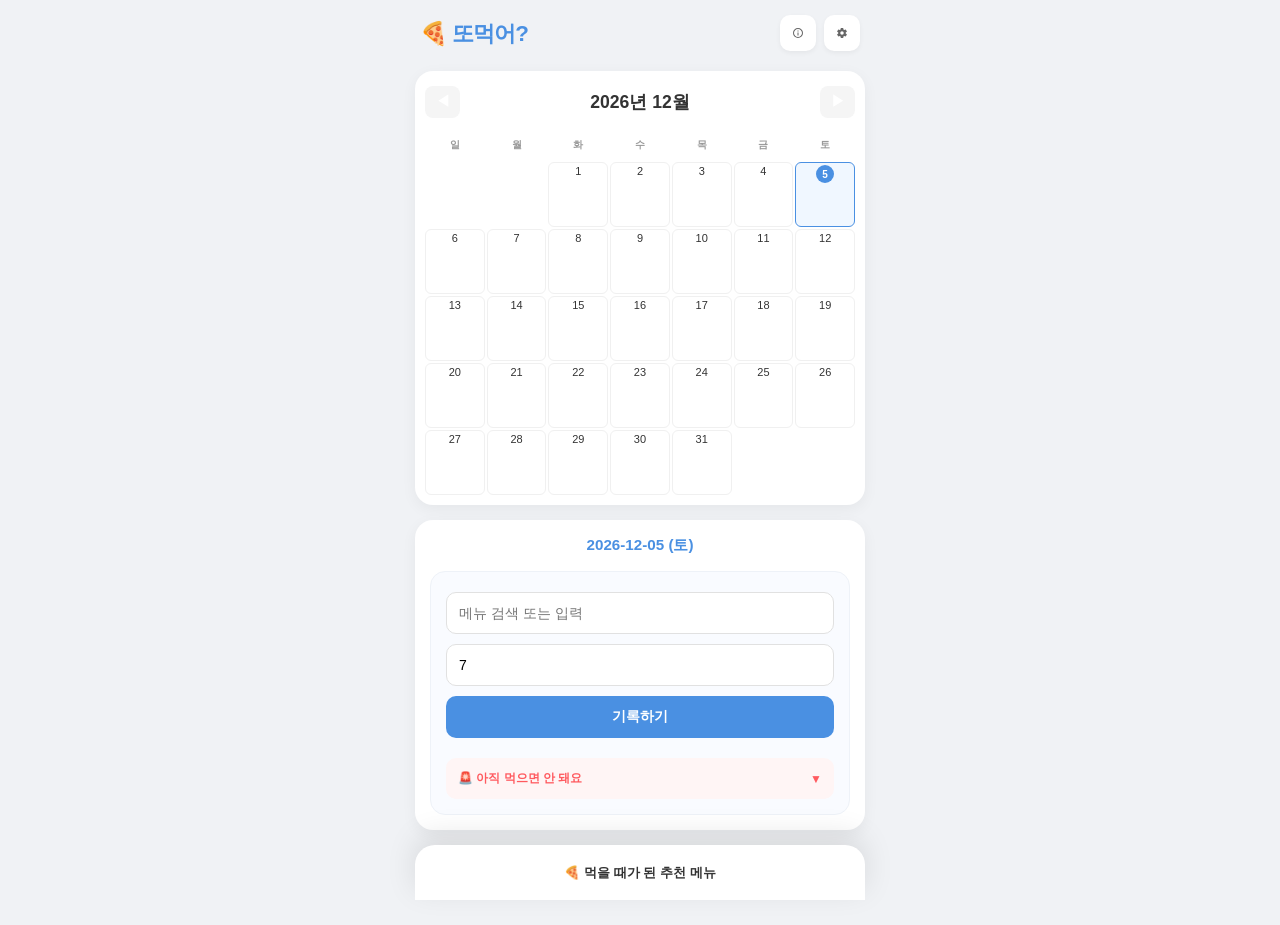
<file: notyet/index.html>
<!DOCTYPE html>
<html lang="ko">
<head>
    <meta charset="UTF-8">
    <meta name="viewport" content="width=device-width, initial-scale=1.0, maximum-scale=1.0, user-scalable=no">
    <title>또먹어?</title>
    <style>
        :root {
            --primary: #4A90E2; --primary-light: #E1F0FF; --danger: #FF5A5F; --success: #47C9A2; 
            --bg: #F0F2F5; --card: #FFFFFF; --text: #333; --text-light: #999;
        }
        * { box-sizing: border-box; -webkit-tap-highlight-color: transparent; }
        body { font-family: -apple-system, BlinkMacSystemFont, "Segoe UI", Roboto, sans-serif; background: var(--bg); margin: 0; padding: 10px; display: flex; flex-direction: column; align-items: center; padding-bottom: 80px; color: var(--text); overflow-x: hidden; width: 100%; }
        
        .container { width: 100%; max-width: 450px; }
        
        /* 헤더 */
        .app-header { display: flex; justify-content: space-between; align-items: center; width: 100%; margin-bottom: 15px; padding: 0 5px; }
        .app-title { font-size: 1.4rem; font-weight: 900; color: var(--primary); margin: 0; letter-spacing: -1px; }
        .header-controls { display: flex; align-items: center; gap: 8px; }
        .icon-btn { background: var(--card); border: none; width: 36px; height: 36px; border-radius: 10px; cursor: pointer; display: flex; align-items: center; justify-content: center; box-shadow: 0 2px 5px rgba(0,0,0,0.05); fill: #666; }

        /* 캘린더 */
        .calendar-card { background: var(--card); border-radius: 18px; padding: 10px; box-shadow: 0 4px 15px rgba(0,0,0,0.05); margin-bottom: 15px; width: 100%; }
        .cal-header { display: grid; grid-template-columns: 35px 1fr 35px; align-items: center; margin-bottom: 15px; }
        .month-title { font-weight: 800; font-size: 1.1rem; text-align: center; }
        .nav-btn { cursor: pointer; border: none; background: #f5f5f5; border-radius: 8px; height: 32px; display: flex; align-items: center; justify-content: center; fill: #666; }
        .cal-grid { display: grid; grid-template-columns: repeat(7, minmax(0, 1fr)); gap: 2px; width: 100%; }
        .day-header { text-align: center; font-size: 10px; color: var(--text-light); padding-bottom: 8px; font-weight: bold; }
        .day { min-height: 65px; background: #fff; border: 1px solid #f0f0f0; padding: 2px; font-size: 11px; cursor: pointer; border-radius: 6px; display: flex; flex-direction: column; align-items: center; overflow: hidden; }
        .day.today span:first-child { width: 18px; height: 18px; background: var(--primary); color: white; border-radius: 50%; display: flex; align-items: center; justify-content: center; font-size: 10px; font-weight: bold; }
        .day.selected { background: #f0f7ff; border: 1.5px solid var(--primary); }
        .meal-tag { width: 100%; font-size: 8.5px; color: white; padding: 2px 1px; border-radius: 3px; margin-top: 2px; overflow: hidden; text-overflow: ellipsis; white-space: nowrap; text-align: center; }
        .tag-safe { background: var(--success); }
        .tag-warning { background: var(--danger); }

        /* 입력 폼 */
        .info-card { background: var(--card); border-radius: 18px; padding: 15px; box-shadow: 0 4px 15px rgba(0,0,0,0.05); margin-bottom: 15px; width: 100%; }
        .input-box { background: #f9fbff; border: 1px solid #eef2f8; border-radius: 15px; padding: 15px; position: relative; }
        input, button { width: 100%; padding: 12px; margin: 5px 0; border: 1px solid #e1e1e1; border-radius: 10px; font-size: 14px; outline: none; }
        button { background: var(--primary); color: white; border: none; font-weight: bold; cursor: pointer; }
        
        #searchResults { 
            display: none; position: absolute; left: 15px; right: 15px; top: 70px; 
            background: white; border: 1px solid #ddd; z-index: 100; border-radius: 12px; 
            box-shadow: 0 10px 25px rgba(0,0,0,0.15); max-height: 200px; overflow-y: auto;
        }
        .search-item { display: flex; justify-content: space-between; align-items: center; padding: 12px 15px; border-bottom: 1px solid #f5f5f5; cursor: pointer; font-size: 13px; }
        .status-badge { font-size: 10px; padding: 2px 6px; border-radius: 4px; font-weight: bold; }
        .status-ok { color: var(--success); background: #e8f9f4; }
        .status-wait { color: var(--danger); background: #fff0f0; }

        /* 아코디언 */
        .accordion-header { display: flex; justify-content: space-between; align-items: center; cursor: pointer; padding: 12px; background: #fff5f5; border-radius: 10px; margin-top: 15px; font-size: 12px; font-weight: bold; color: var(--danger); }
        .accordion-content { display: none; background: #fff; border: 1px solid #ffebeb; padding: 5px 12px; border-radius: 0 0 10px 10px; margin-top: -5px; }
        .accordion-content.show { display: block; }
        .wait-item { display: flex; justify-content: space-between; font-size: 12px; padding: 10px 0; border-bottom: 1px solid #fef2f2; }

        /* 설정 드롭다운 */
        .settings-menu { position: relative; }
        .dropdown-content { position: absolute; right: 0; top: 45px; background: white; border-radius: 12px; box-shadow: 0 10px 25px rgba(0,0,0,0.1); display: none; z-index: 200; width: 160px; border: 1px solid #eee; overflow: hidden; }
        .dropdown-content.show { display: block; }
        .dropdown-item { padding: 12px 15px; font-size: 13px; cursor: pointer; border-bottom: 1px solid #f5f5f5; display: flex; align-items: center; gap: 8px; color: #555; }

        /* 모달 */
        .modal-overlay { position: fixed; top:0; left:0; width:100%; height:100%; background: rgba(0,0,0,0.4); display: none; justify-content: center; align-items: center; z-index: 1000; backdrop-filter: blur(2px); padding: 20px; }
        .modal-content { background: white; padding: 25px; border-radius: 20px; width: 100%; max-width: 320px; }
        
        .drawer { position: fixed; bottom: 0; left: 50%; transform: translateX(-50%); width: 100%; max-width: 450px; background: white; border-radius: 20px 20px 0 0; box-shadow: 0 -10px 30px rgba(0,0,0,0.1); height: 55px; z-index: 100; transition: height 0.3s; }
        .drawer.open { height: 350px; }
        .drawer-handle { height: 55px; display: flex; justify-content: center; align-items: center; cursor: pointer; font-size: 13px; font-weight: bold; gap: 8px; }
        .history-item { display: flex; justify-content: space-between; align-items: center; padding: 10px; background: #f8f9fa; border-radius: 10px; margin-bottom: 8px; font-size: 13px; }
        .btn-small { width: auto; padding: 6px 10px; font-size: 11px; margin: 0; border-radius: 6px; }
    </style>
</head>
<body>

<div class="container">
    <div class="app-header">
        <h1 class="app-title">🍕 또먹어?</h1>
        <div class="header-controls">
            <button class="icon-btn" onclick="openAboutModal()"><svg viewBox="0 0 24 24" width="18" height="18"><path d="M11,9H13V7H11M12,20C7.59,20 4,16.41 4,12C4,7.59 7.59,4 12,4C16.41,4 20,7.59 20,12C20,16.41 16.41,20 12,20M12,2A10,10 0 0,0 2,12A10,10 0 0,0 12,22A10,10 0 0,0 22,12A10,10 0 0,0 12,2M11,17H13V11H11V17Z"/></svg></button>
            <div class="settings-menu">
                <button class="icon-btn" onclick="toggleDropdown()"><svg viewBox="0 0 24 24" width="18" height="18"><path d="M12,15.5A3.5,3.5 0 0,1 8.5,12A3.5,3.5 0 0,1 12,8.5A3.5,3.5 0 0,1 15.5,12A3.5,3.5 0 0,1 12,15.5M19.43,12.97C19.47,12.65 19.5,12.33 19.5,12C19.5,11.67 19.47,11.34 19.43,11L21.54,9.37C21.73,9.22 21.78,8.95 21.66,8.73L19.66,5.27C19.54,5.05 19.27,4.97 19.05,5.05L16.56,6.05C16.04,5.66 15.5,5.32 14.87,5.07L14.5,2.42C14.46,2.18 14.25,2 14,2H10C9.75,2 9.54,2.18 9.5,2.42L9.13,5.07C8.5,5.32 7.96,5.66 7.44,6.05L4.95,5.05C4.73,4.97 4.46,5.05 4.34,5.27L2.34,8.73C2.21,8.95 2.27,9.22 2.46,9.37L4.57,11C4.53,11.34 4.5,11.67 4.5,12C4.5,12.33 4.53,12.65 4.57,13L2.46,14.63C2.27,14.78 2.21,15.05 2.34,15.27L4.34,18.73C4.46,18.95 4.73,19.03 4.95,18.95L7.44,17.95C7.96,18.34 8.5,18.68 9.13,18.93L9.5,21.58C9.54,21.82 9.75,22 10,22H14C14.25,22 14.46,21.82 14.5,21.58L14.87,18.93C15.5,18.68 16.04,18.34 16.56,17.95L19.05,18.95C19.27,19.03 19.54,18.95 19.66,18.73L21.66,15.27C21.78,15.05 21.73,14.78 21.54,14.63L19.43,12.97Z"/></svg></button>
                <div id="settingsDropdown" class="dropdown-content">
                    <div class="dropdown-item" onclick="downloadBackup()">📥 데이터 백업</div>
                    <div class="dropdown-item" onclick="triggerUpload()">📤 데이터 복구</div>
                    <div class="dropdown-item" onclick="resetData()" style="color:var(--danger)">🗑️ 전체 초기화</div>
                </div>
            </div>
        </div>
    </div>

    <input type="file" id="fileInput" style="display:none" accept=".txt" onchange="uploadBackup(event)">

    <div class="calendar-card">
        <div class="cal-header">
            <button class="nav-btn" onclick="changeMonth(-1)">◀</button>
            <div class="month-title" id="monthDisplay"></div>
            <button class="nav-btn" onclick="changeMonth(1)">▶</button>
        </div>
        <div class="cal-grid" id="calendarGrid"></div>
    </div>

    <div class="info-card">
        <h2 id="selectedDateText" style="margin: 0 0 15px 0; font-size: 0.95rem; text-align: center; color: var(--primary);">날짜를 선택하세요</h2>
        <div id="historySection" style="display:none; margin-bottom: 15px;"><div id="mealList"></div></div>
        
        <div class="input-box">
            <input type="text" id="menuInput" placeholder="메뉴 검색 또는 입력" oninput="searchMenu(this.value)" autocomplete="off">
            <div id="searchResults"></div>
            <input type="number" id="coolDownInput" placeholder="쿨타임 (일)" value="7">
            <button onclick="recordMeal()">기록하기</button>
            
            <div class="accordion-header" onclick="toggleAccordion()">
                <span>🚨 아직 먹으면 안 돼요</span>
                <span id="accordionArrow">▼</span>
            </div>
            <div id="waitingList" class="accordion-content"></div>
        </div>
    </div>
</div>

<div id="aboutModal" class="modal-overlay">
    <div class="modal-content">
        <h2 style="margin:0 0 15px 0; color:var(--primary); text-align: center;">🍕 또먹어?</h2>
        <div style="font-size:13px; line-height:1.6; color:#555;">
            <p><strong>'또먹어?'</strong>는 반복되는 식사 메뉴에 질리지 않도록 메뉴별 쿨타임을 관리해주는 개인 비서입니다.</p>
            <p>메뉴를 기록하면 다음 섭취 가능일을 자동으로 계산하며, 검색 시 현재 먹어도 되는 상태인지 즉시 알려줍니다.</p>
            <p>모든 데이터는 서버가 아닌 사용자의 <strong>기기에만 저장</strong>되어 사생활을 보호하며, 언제든 백업과 복구가 가능합니다.</p>
        </div>
        <button onclick="closeAboutModal()" style="margin-top:15px;">시작하기</button>
    </div>
</div>

<div id="editModal" class="modal-overlay">
    <div class="modal-content">
        <h3 style="margin:0 0 15px 0; font-size: 1rem;">🍴 기록 수정</h3>
        <p id="editTargetDate" style="font-size: 11px; color: #888; margin-bottom: 10px;"></p>
        <input type="text" id="editMenuName" placeholder="메뉴 이름">
        <input type="number" id="editCoolDown" placeholder="쿨타임">
        <div style="display:flex; gap:10px; margin-top:15px;">
            <button onclick="closeEditModal()" style="background:#eee; color:#333;">취소</button>
            <button onclick="saveEdit()">저장</button>
        </div>
    </div>
</div>

<div class="drawer" id="recommendDrawer">
    <div class="drawer-handle" onclick="toggleDrawer()">🍕 먹을 때가 된 추천 메뉴</div>
    <div class="drawer-content" id="recommendList"></div>
</div>

<script>
    let currentData = JSON.parse(localStorage.getItem('mealData')) || [];
    let coolDownSettings = JSON.parse(localStorage.getItem('coolDownSettings')) || {};
    let viewDate = new Date(); 
    let todayStr = new Date().toISOString().split('T')[0];
    let selectedDate = todayStr;
    let editingItem = null;

    // 요일 배열
    const weekDays = ['일', '월', '화', '수', '목', '금', '토'];

    // 날짜 문자열에 요일을 추가하는 헬퍼 함수
    function formatWithDay(dateStr) {
        if (!dateStr) return "";
        const d = new Date(dateStr);
        return `${dateStr} (${weekDays[d.getDay()]})`;
    }

    function init() { renderCalendar(); renderRecommendations(); selectDate(selectedDate); }
    function toggleDropdown() { document.getElementById('settingsDropdown').classList.toggle('show'); }
    function openAboutModal() { document.getElementById('aboutModal').style.display = 'flex'; }
    function closeAboutModal() { document.getElementById('aboutModal').style.display = 'none'; }
    
    function toggleAccordion() {
        const content = document.getElementById('waitingList');
        const arrow = document.getElementById('accordionArrow');
        content.classList.toggle('show');
        arrow.innerText = content.classList.contains('show') ? '▲' : '▼';
    }

    function getRemainingDays(menu, baseDateStr) {
        const last = currentData.filter(d => d.menu === menu && d.date < baseDateStr).sort((a,b) => new Date(b.date) - new Date(a.date))[0];
        if (!last) return 0;
        const avail = new Date(last.date); avail.setDate(avail.getDate() + (coolDownSettings[menu] || 7));
        const diff = Math.ceil((avail - new Date(baseDateStr)) / (1000 * 60 * 60 * 24));
        return diff > 0 ? diff : 0;
    }

    function renderCalendar() {
        const year = viewDate.getFullYear(), month = viewDate.getMonth();
        document.getElementById('monthDisplay').innerText = `${year}년 ${month + 1}월`;
        const grid = document.getElementById('calendarGrid'); grid.innerHTML = '';
        weekDays.forEach(d => { const h = document.createElement('div'); h.className='day-header'; h.innerText=d; grid.appendChild(h); });
        const firstDay = new Date(year, month, 1).getDay(), daysInMonth = new Date(year, month + 1, 0).getDate();
        for (let i = 0; i < firstDay; i++) grid.appendChild(document.createElement('div'));
        for (let i = 1; i <= daysInMonth; i++) {
            const dateStr = `${year}-${String(month+1).padStart(2,'0')}-${String(i).padStart(2,'0')}`;
            const dayDiv = document.createElement('div'); dayDiv.className = 'day';
            if (dateStr === selectedDate) dayDiv.classList.add('selected');
            if (dateStr === todayStr) dayDiv.classList.add('today');
            dayDiv.innerHTML = `<span>${i}</span>`;
            dayDiv.onclick = () => selectDate(dateStr);
            currentData.filter(d => d.date === dateStr).forEach(m => {
                const tag = document.createElement('div');
                const rem = getRemainingDays(m.menu, dateStr);
                tag.className = `meal-tag ${rem <= 0 ? 'tag-safe' : 'tag-warning'}`;
                tag.innerText = m.menu; dayDiv.appendChild(tag);
            });
            grid.appendChild(dayDiv);
        }
    }

    function selectDate(date) {
        selectedDate = date;
        document.getElementById('selectedDateText').innerText = formatWithDay(date);
        const dayMeals = currentData.filter(d => d.date === date);
        const section = document.getElementById('historySection');
        if (dayMeals.length > 0) {
            section.style.display = 'block';
            document.getElementById('mealList').innerHTML = dayMeals.map(m => `
                <div class="history-item">
                    <span><strong>${m.menu}</strong> (${coolDownSettings[m.menu] || 7}일)</span>
                    <div>
                        <button class="btn-small" style="background:var(--success); color:white; border:none;" onclick="openEditModal('${m.menu}', '${date}')">수정</button>
                        <button class="btn-small" style="background:#ccc; color:white; border:none;" onclick="deleteMeal('${date}', '${m.menu}')">삭제</button>
                    </div>
                </div>`).join('');
        } else section.style.display = 'none';
        
        renderWaitingList(date);
        renderCalendar();
    }

    function renderWaitingList(baseDate) {
        const box = document.getElementById('waitingList');
        const uniqueMenus = [...new Set(currentData.map(d => d.menu))];
        const items = uniqueMenus.map(menu => {
            const rem = getRemainingDays(menu, baseDate);
            return rem > 0 ? { menu, rem } : null;
        }).filter(x => x).sort((a,b) => a.rem - b.rem);

        box.innerHTML = items.length ? items.map(i => `
            <div class="wait-item">
                <span>${i.menu}</span>
                <span style="color:var(--danger); font-weight:bold;">${i.rem}일 남음</span>
            </div>
        `).join('') : '<div style="font-size:11px; color:#999; padding:10px; text-align:center;">모두 가능합니다!</div>';
    }

    function searchMenu(val) {
        const res = document.getElementById('searchResults');
        if (!val) { res.style.display = 'none'; return; }
        const uniqueMenus = [...new Set(currentData.map(d => d.menu))];
        const list = uniqueMenus.filter(m => m.includes(val));
        if (list.length > 0) {
            res.innerHTML = list.map(menu => {
                const rem = getRemainingDays(menu, selectedDate);
                const isOk = rem <= 0;
                return `
                    <div class="search-item" onclick="applySearch('${menu}', ${coolDownSettings[menu] || 7})">
                        <span>${menu}</span>
                        <span class="status-badge ${isOk ? 'status-ok' : 'status-wait'}">
                            ${isOk ? '✅ 가능' : '🚨 ' + rem + '일 남음'}
                        </span>
                    </div>`;
            }).join('');
            res.style.display = 'block';
        } else res.style.display = 'none';
    }

    function applySearch(m, c) {
        document.getElementById('menuInput').value = m;
        document.getElementById('coolDownInput').value = c;
        document.getElementById('searchResults').style.display = 'none';
    }

    function recordMeal() {
        const menu = document.getElementById('menuInput').value.trim();
        const cd = parseInt(document.getElementById('coolDownInput').value);
        if (!menu) return;
        currentData.push({ menu, date: selectedDate });
        coolDownSettings[menu] = cd;
        saveData(); selectDate(selectedDate); renderRecommendations();
        document.getElementById('menuInput').value = '';
    }

    function changeMonth(d) { viewDate.setMonth(viewDate.getMonth() + d); renderCalendar(); }
    function saveData() { localStorage.setItem('mealData', JSON.stringify(currentData)); localStorage.setItem('coolDownSettings', JSON.stringify(coolDownSettings)); }
    function toggleDrawer() { document.getElementById('recommendDrawer').classList.toggle('open'); }
    
    function openEditModal(menu, date) { 
        editingItem = { menu, date }; 
        document.getElementById('editTargetDate').innerText = formatWithDay(date);
        document.getElementById('editMenuName').value = menu; 
        document.getElementById('editCoolDown').value = coolDownSettings[menu] || 7; 
        document.getElementById('editModal').style.display = 'flex'; 
    }
    function closeEditModal() { document.getElementById('editModal').style.display = 'none'; }
    function saveEdit() {
        const nm = document.getElementById('editMenuName').value.trim(), nc = parseInt(document.getElementById('editCoolDown').value);
        currentData = currentData.map(d => (d.date === editingItem.date && d.menu === editingItem.menu) ? { ...d, menu: nm } : d);
        coolDownSettings[nm] = nc; saveData(); closeEditModal(); selectDate(selectedDate); renderRecommendations();
    }
    function deleteMeal(date, menu) { if(confirm("삭제하시겠습니까?")) { currentData = currentData.filter(d => !(d.date === date && d.menu === menu)); saveData(); selectDate(date); renderRecommendations(); } }
    
    function renderRecommendations() {
        const last = {}; currentData.forEach(d => { if (!last[d.menu] || new Date(d.date) > new Date(last[d.menu])) last[d.menu] = d.date; });
        const sugg = Object.keys(last).map(m => { 
            const d = new Date(last[m]); 
            d.setDate(d.getDate() + (coolDownSettings[m] || 7)); 
            return { m, d }; 
        }).sort((a,b) => a.d - b.d);
        
        document.getElementById('recommendList').innerHTML = sugg.slice(0, 10).map(s => {
            const dateStr = s.d.toISOString().split('T')[0];
            return `<div class="history-item"><span>${s.m}</span><span style="color:var(--success)">${formatWithDay(dateStr)}</span></div>`;
        }).join('');
    }

    function downloadBackup() {
        const now = new Date();
        const ts = now.getFullYear() + String(now.getMonth() + 1).padStart(2, '0') + String(now.getDate()).padStart(2, '0') + "_" + String(now.getHours()).padStart(2, '0') + String(now.getMinutes()).padStart(2, '0') + String(now.getSeconds()).padStart(2, '0');
        const blob = new Blob([JSON.stringify({currentData, coolDownSettings})], { type: "text/plain" });
        const a = document.createElement('a'); a.href = URL.createObjectURL(blob); a.download = `notyet_backup_${ts}.txt`; a.click();
    }
    function triggerUpload() { document.getElementById('fileInput').click(); }
    function uploadBackup(e) {
        const r = new FileReader(); r.onload = (ev) => { try { const d = JSON.parse(ev.target.result); currentData = d.currentData; coolDownSettings = d.coolDownSettings; saveData(); location.reload(); } catch(e) { alert("파일 오류"); } };
        r.readAsText(e.target.files[0]);
    }
    function resetData() { if(confirm("초기화할까요?")) { localStorage.clear(); location.reload(); } }
    
    init();
</script>
</body>
</html>
</file>
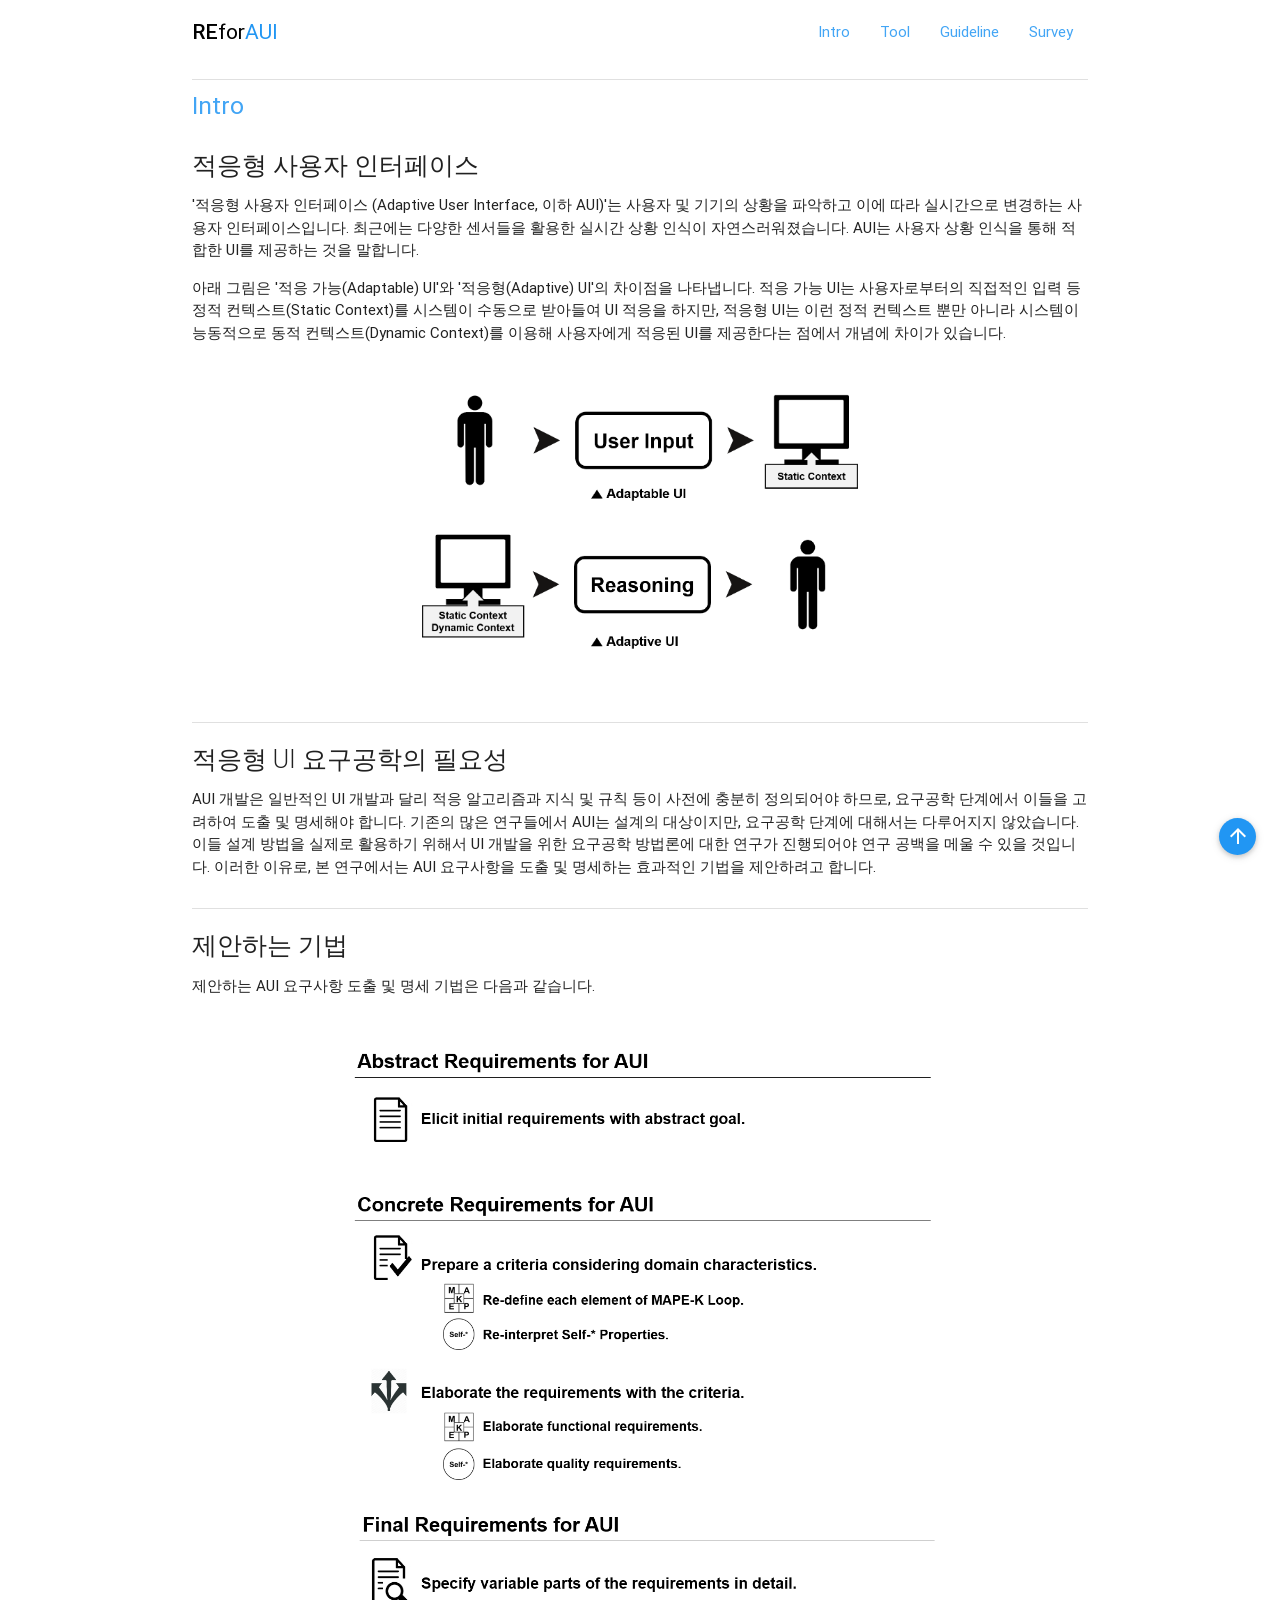
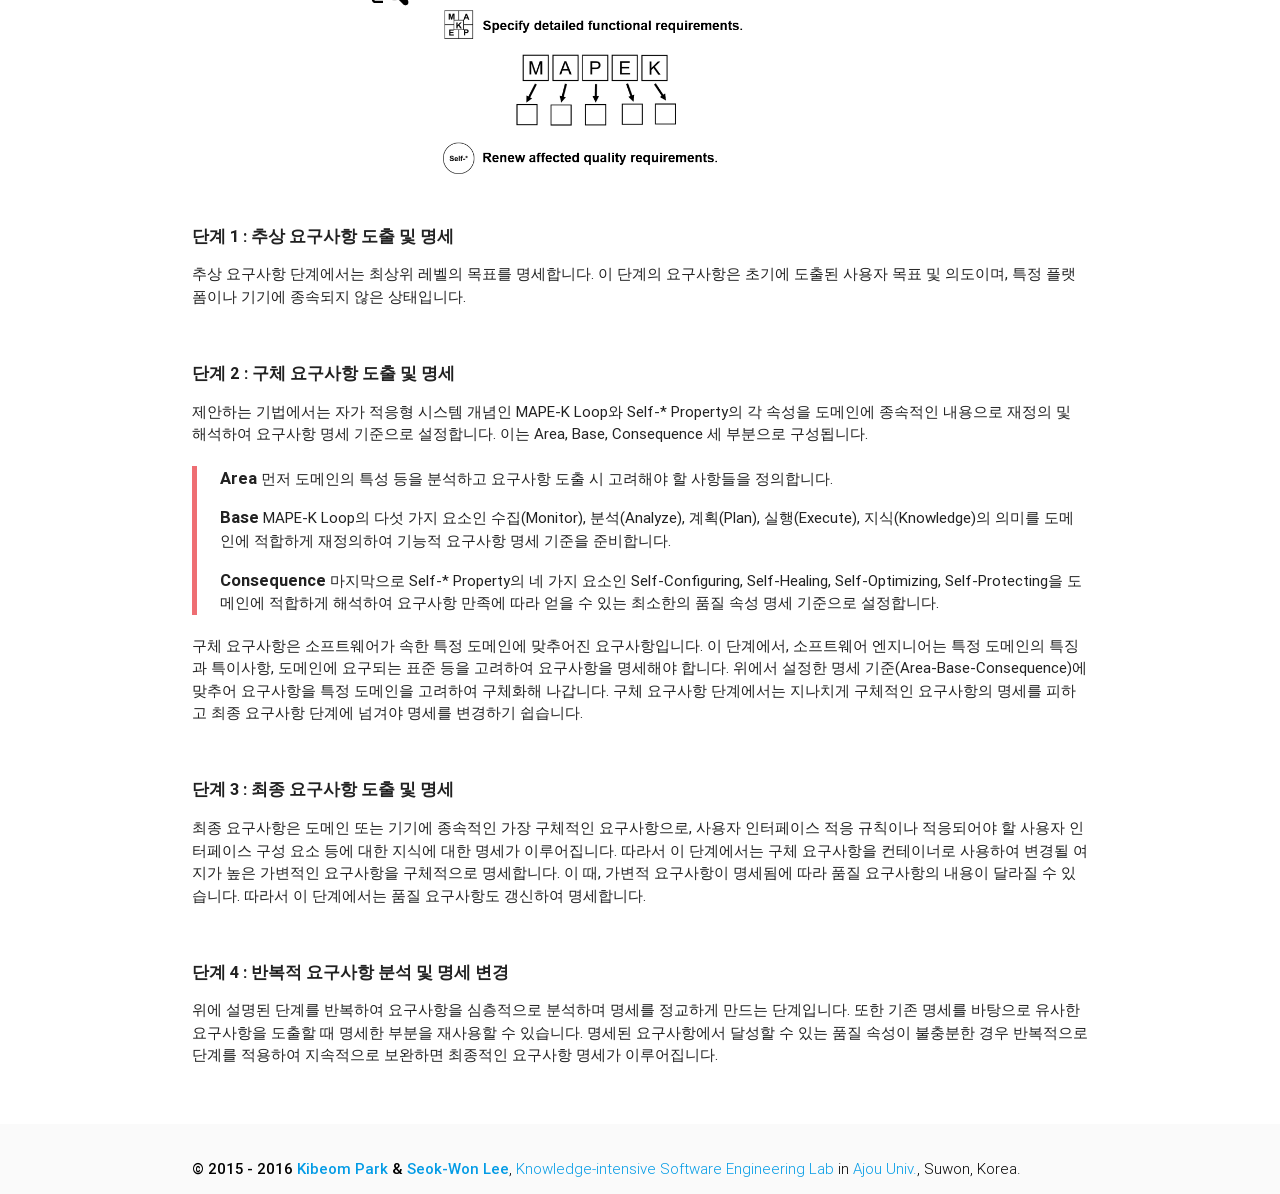
<file: reforaui/index.html>
<!DOCTYPE html>
  <html>
    <head>
      <!--Import Google Icon Font-->
      <link href="http://fonts.googleapis.com/icon?family=Material+Icons" rel="stylesheet">
        
      <!--Import materialize.css-->
      <link type="text/css" rel="stylesheet" href="materialize/css/materialize.min.css" media="screen,projection"/>
      <link type="text/css" rel="stylesheet" href="css/home.css"/>
        
      <!--Let browser know website is optimized for mobile-->
      <meta name="viewport" content="width=device-width, initial-scale=1.0"/>
      <meta http-equiv="Content-Type" content="text/html; charset=UTF-8">
    </head>

    <body>
        <header>
          <!-- Navigation -->
          <nav id="navDiv" class="white z-depth-0">
            <div class="nav-wrapper container">
              <a href="#" id="title-text" class="brand-logo black-text"><strong>RE</strong>for<span class="blue-text">AUI</span></a>

              <!-- Tablet and Above -->
              <ul id="nav-desktop" class="right hide-on-med-and-down">
                <li><a onclick="PageIndex.onClickMenu('intro')" class="blue-text text-lighten-1">Intro</a></li>
                <li><a onclick="PageIndex.onClickMenu('tool')"  class="blue-text text-lighten-1">Tool</a></li>
                <li><a onclick="PageIndex.onClickMenu('guideline')" class="blue-text text-lighten-1">Guideline</a></li>
                <li><a onclick="PageIndex.onClickMenu('survey')" class="blue-text text-lighten-1">Survey</a></li>
              </ul>

             <!-- Mobile -->
             <div id="nav-mobile" class=" row center hide-on-large-only">
               <div class="col s3"><a onclick="PageIndex.onClickMenu('intro')" class="blue-text text-lighten-1">Intro</a></div>
               <div class="navTool col s3"><a onclick="PageIndex.onClickMenu('tool')" class="blue-text text-lighten-1">Tool</a></div>
               <div class="col s3"><a onclick="PageIndex.onClickMenu('guideline')" class="blue-text text-lighten-1">Guideline</a></div>
               <div class="col s3"><a onclick="PageIndex.onClickMenu('survey')" class="blue-text text-lighten-1">Survey</a></div>
            </div>
                
          </div>
        </nav>
        </header>

        <div id="main-article" class="container">   
            
            <div class="divider"></div>
            
            <!-- Page: Intro -->
            <div id="intro" class="pages">
                <h5 class="blue-text text-lighten-1">Intro</h5>            
                <div class="section">
                    <h6 class="flow-text">적응형 사용자 인터페이스</h6>
                    <p>'적응형 사용자 인터페이스 (Adaptive User Interface, 이하 AUI)'는 사용자 및 기기의 상황을 파악하고 이에 따라 실시간으로 변경하는 사용자 인터페이스입니다. 최근에는 다양한 센서들을 활용한 실시간 상황 인식이 자연스러워졌습니다. AUI는 사용자 상황 인식을 통해 적합한 UI를 제공하는 것을 말합니다.</p>
                    <p> 아래 그림은 '적응 가능(Adaptable) UI'와 '적응형(Adaptive) UI'의 차이점을 나타냅니다. 적응 가능 UI는 사용자로부터의 직접적인 입력 등 정적 컨텍스트(Static Context)를 시스템이 수동으로 받아들여 UI 적응을 하지만, 적응형 UI는 이런 정적 컨텍스트 뿐만 아니라 시스템이 능동적으로 동적 컨텍스트(Dynamic Context)를 이용해 사용자에게 적응된 UI를 제공한다는 점에서 개념에 차이가 있습니다.
                        
                    <div class="imgDefault row">
                        <div class="col m2 l3"></div>
                          <div class="col s11 m8 l6 container">
                                  <img class="materialboxed center" width="100%" src="images/adaptiveui.jpg" alt="Adaptable UI와 Adaptive UI의 차이점을 설명하기 위한 보조 그림입니다.">     
                          </div>
                        <div class="col m2 l3"></div>
                    </div>
                </div>
                
                <div class="divider"></div>
                
                <div class="section">
                    <h6 class="flow-text">적응형 UI 요구공학의 필요성</h6>
                    <p>AUI 개발은 일반적인 UI 개발과 달리 적응 알고리즘과 지식 및 규칙 등이 사전에 충분히 정의되어야 하므로, 요구공학 단계에서 이들을 고려하여 도출 및 명세해야 합니다. 기존의 많은 연구들에서 AUI는 설계의 대상이지만, 요구공학 단계에 대해서는 다루어지지 않았습니다. 이들 설계 방법을 실제로 활용하기 위해서 UI 개발을 위한 요구공학 방법론에 대한 연구가 진행되어야 연구 공백을 메울 수 있을 것입니다. 이러한 이유로, 본 연구에서는 AUI 요구사항을 도출 및 명세하는 효과적인 기법을 제안하려고 합니다.</p>
                </div>
                <div class="divider"></div>
                <div class="section">
                    <h6 class="flow-text">제안하는 기법</h6>
                    <p>제안하는 AUI 요구사항 도출 및 명세 기법은 다음과 같습니다.</p>
                    <div class="row imgDefault">
                        <div class="col m1 l2"></div>
                        <div class="col s12 m10 l8">
                            <img class="materialboxed" width="100%" src="images/method.jpg" alt="제안하는 기법 전체를 단계별로 나타내는 그림입니다.">
                        </div>                    
                        <div class="col m1 l2"></div>
                    </div>
                    <p><span class="strong-text">단계 1 : 추상 요구사항 도출 및 명세</span></p>
                    <p>추상 요구사항 단계에서는 최상위 레벨의 목표를 명세합니다. 이 단계의 요구사항은 초기에 도출된 사용자 목표 및 의도이며, 특정 플랫폼이나 기기에 종속되지 않은 상태입니다.</p>
                    <br/>
                    <p><span class="strong-text">단계 2 : 구체 요구사항 도출 및 명세</span></p>                    
                    <p>제안하는 기법에서는 자가 적응형 시스템 개념인 MAPE-K Loop와 Self-* Property의 각 속성을 도메인에 종속적인 내용으로 재정의 및 해석하여 요구사항 명세 기준으로 설정합니다. 이는 Area, Base, Consequence 세 부분으로 구성됩니다.</p>
                    <blockquote>
                        <p><span class="strong-text">Area</span> 먼저 도메인의 특성 등을 분석하고 요구사항 도출 시 고려해야 할 사항들을 정의합니다.</p>
                        <p><span class="strong-text">Base</span> MAPE-K Loop의 다섯 가지 요소인 수집(Monitor), 분석(Analyze), 계획(Plan), 실행(Execute), 지식(Knowledge)의 의미를 도메인에 적합하게 재정의하여 기능적 요구사항 명세 기준을 준비합니다.</p>
                        <p><span class="strong-text">Consequence</span> 마지막으로 Self-* Property의 네 가지 요소인 Self-Configuring, Self-Healing, Self-Optimizing, Self-Protecting을 도메인에 적합하게 해석하여 요구사항 만족에 따라 얻을 수 있는 최소한의 품질 속성 명세 기준으로 설정합니다.</p>
                    </blockquote>
                    <p>구체 요구사항은 소프트웨어가 속한 특정 도메인에 맞추어진 요구사항입니다. 이 단계에서, 소프트웨어 엔지니어는 특정 도메인의 특징과 특이사항, 도메인에 요구되는 표준 등을 고려하여 요구사항을 명세해야 합니다. 위에서 설정한 명세 기준(Area-Base-Consequence)에 맞추어 요구사항을 특정 도메인을 고려하여 구체화해 나갑니다. 구체 요구사항 단계에서는 지나치게 구체적인 요구사항의 명세를 피하고 최종 요구사항 단계에 넘겨야 명세를 변경하기 쉽습니다.</p>
                    <br/>
                    <p><span class="strong-text">단계 3 : 최종 요구사항 도출 및 명세</span></p>
                    <p>최종 요구사항은 도메인 또는 기기에 종속적인 가장 구체적인 요구사항으로, 사용자 인터페이스 적응 규칙이나 적응되어야 할 사용자 인터페이스 구성 요소 등에 대한 지식에 대한 명세가 이루어집니다. 따라서 이 단계에서는 구체 요구사항을 컨테이너로 사용하여 변경될 여지가 높은 가변적인 요구사항을 구체적으로 명세합니다. 이 때, 가변적 요구사항이 명세됨에 따라 품질 요구사항의 내용이 달라질 수 있습니다. 따라서 이 단계에서는 품질 요구사항도 갱신하여 명세합니다.</p>
                    <br/>
                    <p><span class="strong-text">단계 4 : 반복적 요구사항 분석 및 명세 변경</span></p>
                    <p>위에 설명된 단계를 반복하여 요구사항을 심층적으로 분석하며 명세를 정교하게 만드는 단계입니다. 또한 기존 명세를 바탕으로 유사한 요구사항을 도출할 때 명세한 부분을 재사용할 수 있습니다. 명세된 요구사항에서 달성할 수 있는 품질 속성이 불충분한 경우 반복적으로 단계를 적용하여 지속적으로 보완하면 최종적인 요구사항 명세가 이루어집니다.</p>                    
                    <br/>
                </div>
            </div>
            
            <div id="tool" class="pages">
                <h5 class="blue-text text-lighten-1">Tool</h5> 
                <div class="section">                        
                    <p>제안하는 AUI 요구사항 도출 및 명세 기법을 돕는 웹앱 도구입니다. AUI 요구사항을 레이어별로 관리할 수 있으며, 요구사항 프로젝트를 JSON 포맷으로 저장하고 불러올 수 있습니다.</p>
                    
                    <div class="row">
                        <div class="col m2 l3"></div>
                        <div class="col m8 l6">
                            <div class="row">
                                <!-- Creates Spec Criteria -->
                                <div class="col s12 m6">
                                    <div class="card">
                                      <div class="card-image container #42a5f5 blue lighten-1 round-radius">
                                          <a href="#div-spec-criteria" onClick="PageTool.onClickCreateSpecCriteria()"><img src="images/ic_note_add_black_48px.svg"></a>
                                      </div>
                                      <div class="card-content center">
                                        <p></p>
                                      </div>
                                      <div class="card-action center">
                                        <a href="#newProject" onClick="PageTool.onClickCreateSpecCriteria()">CREATE SPEC CRITERIA</a>
                                      </div>
                                    </div>
                                  </div>
                                  
                                <!-- Creates Requirements Project-->
                                  <div class="col s12 m6">
                                    <div class="card">
                                      <div class="card-image container #42a5f5 blue lighten-1 round-radius">
                                        <a href="#tool" onClick="PageTool.onClickOpenProject()"><img src="images/ic_file_upload_black_48px.svg"></a>
                                      </div>
                                      <div class="card-content center">
                                        <p></p>
                                      </div>
                                      <div class="card-action center">
                                        <a href="#div-requirements-project" onClick="PageTool.onClickOpenProject()">CREATE THE PROJECT</a>                                        
                                      </div>
                                    </div>
                                 </div>
                                
                            </div>
                        </div>                        
                        <div class="col m2 l3"></div>
                    </div>
                </div>
                    

                <div id="div-spec-criteria" class="z-depth-1 hide">
                    <input id="openSpecCriteriaFileInput" hidden="true" type="file" accept=".json" onchange="Tool.readSpecCriteria()">
                    
                     <div class="col s12 m12 l12">
                        <h6 class="flow-text">AUI Requirements Spec Criteria Generator</h6>
                       
                       <!-- Toolbox -->
                       <div id="toolbox" class="right-align">

                          <!-- Delete -->
                          <a id="btn-reset" class="btn-floating red tooltipped" data-position="bottom" data-delay="0" data-tooltip="Delete Spec Criteria" onClick="PageTool.onClickDeleteSpecCriteria('unchecked')"><i class="material-icons">delete_forever</i></a>

                          <!-- Upload -->
                          <a id="btn-upload" class="btn-floating green tooltipped" data-position="bottom" data-delay="0" data-tooltip="Upload Spec Criteria" onClick="PageTool.onClickUploadSpecCriteria()"><i class="material-icons">file_upload</i></a>   

                          <!-- Download -->
                          <a id="btn-download" class="btn-floating purple tooltipped" data-position="bottom" data-delay="0" data-tooltip="Download Spec Criteria" onClick="PageTool.onClickDownloadSpecCriteria()"><i class="material-icons">file_download</i></a>
                        </div>
                        
                       <!-- Contents -->
                       <div class="row">
                         <form class="col s12">
                           <div class="col s12">
                             <h6>AREA</h6>
                             <div class="input-field col s11 push-s1">
                               <textarea id="textareaArea" class="materialize-textarea"></textarea>
                             </div>
                           </div>
                           <div class="col s12">
                             <h6>BASE</h6>
                             <div class="input-field col s11 push-s1">
                               <textarea id="textareaBaseMonitor" class="materialize-textarea"></textarea>
                               <label for="textareaBaseMonitor" id="labelTextareaBaseMonitor">Monitor</label>
                             </div>
                           </div>
                           <div class="col s12">
                             <div class="input-field col s11 push-s1">
                               <textarea id="textareaBaseAnalyze" class="materialize-textarea"></textarea>
                               <label for="textareaBaseAnalyze" id="labelTextareaBaseAnalyze">Analyze</label>
                             </div>
                           </div>
                           <div class="col s12">
                             <div class="input-field col s11 push-s1">
                               <textarea id="textareaBasePlan" class="materialize-textarea"></textarea>
                               <label for="textareaBasePlan" id="labelTextareaBasePlan">Plan</label>
                             </div>
                           </div>
                           <div class="col s12">
                             <div class="input-field col s11 push-s1">
                               <textarea id="textareaBaseExecute" class="materialize-textarea"></textarea>
                               <label for="textareaBaseExecute" id="labelTextareaBaseExecute">Execute</label>
                             </div>
                           </div>
                           <div class="col s12">
                             <div class="input-field col s11 push-s1">
                               <textarea id="textareaBaseKnowledge" class="materialize-textarea"></textarea>
                               <label for="textareaBaseKnowledge" id="labelTextareaBaseKnowledge">Knowledge</label>
                             </div>
                           </div>
                             <h6>Consequence</h6>
                             <div class="input-field col s11 push-s1">
                               <textarea id="textareaConsequenceSelfconfiguring" class="materialize-textarea"></textarea>
                               <label for="textareaConsequenceSelfconfiguring" id="labelTextareaConsequenceSelfconfiguring">Self-Configuring</label>
                             </div>
                             <div class="input-field col s11 push-s1">
                               <textarea id="textareaConsequenceSelfhealing" class="materialize-textarea"></textarea>
                               <label for="textareaConsequenceSelfhealing" id="labelTextareaConsequenceSelfhealing">Self-Healing</label>
                             </div>
                             <div class="input-field col s11 push-s1">
                               <textarea id="textareaConsequenceSelfoptimizing" class="materialize-textarea"></textarea>
                               <label for="textareaConsequenceSelfoptimizing" id="labelTextareaConsequenceSelfoptimizing">Self-Optimizing</label>
                             </div>
                             <div class="input-field col s11 push-s1">
                               <textarea id="textareaConsequenceSelfprotecting" class="materialize-textarea"></textarea>
                               <label for="textareaConsequenceSelfprotecting" id="labelTextareaConsequenceSelfprotecting">Self-Protecting</label>
                             </div>
                         </form>
                       </div>
                   </div>
              </div>
              <div id="div-requirements-project" class="z-depth-1 hide">
                  <input id="openFileInput" hidden="true" type="file" accept=".json" onchange="Tool.readProject()">
                  
                  <div class="col s12 m12 l12">
                        <h6 class="flow-text">AUI Requirements Project</h5>
                       
                       <!-- Toolbox -->
                      <div id="toolbox-requirements-project" class="right-align">
                          
                          <!-- Upload -->
                          <a id="btn-req-upload" class="btn-floating green tooltipped" data-position="bottom" data-delay="0" data-tooltip="Upload Requirements Project" onClick="PageTool.onClickUploadProject()"><i class="material-icons">file_upload</i></a>   

                          <!-- Download -->
                          <a id="btn-req-download" class="btn-floating purple tooltipped" data-position="bottom" data-delay="0" data-tooltip="Download Requirements Project" onClick="PageTool.onClickDownloadProject()"><i class="material-icons">file_download</i></a>
                          
                          <!-- Add -->
                          <a id="btn-req-add" class="btn-floating blue tooltipped" data-position="bottom" data-delay="0" data-tooltip="Add Requirements" onClick="PageTool.onClickAddReq()"><i class="material-icons">note_add</i></a>
                          
                      </div>        
                        
                       <!-- Contents -->
                        <div class="row">
                            <ul id="ul-req" class="collapsible" data-collapsible="extendable">                            
                            </ul>
                      </div>
                      </div>
                </div>
            </div>
        
        <!-- Page: Guideline -->
        <div id="guideline" class="pages">
            <h5 class="blue-text text-lighten-1">Guideline</h5> 
            <div class="section">     
                <h6 class="flow-text">명세 사례 : 모바일 헬스케어 애플리케이션</h6>
              <p>이 섹션에서는 모바일 헬스케어 애플리케이션 AUI 요구사항을 도출 및 명세하는 예제를 설명합니다. 지금부터 Tool 페이지의 웹앱 도구를 통해 간단히 요구사항을 명세하는 과정을 설명할 것입니다. 완성된 예시 파일은 아래 링크에서 다운받아 열어볼 수 있습니다.</p>
                <ul>
                    <li><a href="./guideline/spec-criteria-mobile.json">모바일 도메인 명세 기준 (JSON)</a></li>
                    <li><a href="./guideline/auire_mobile_healthcare_app.json">모바일 헬스케어 앱 AUI 요구사항 명세 (JSON)</a></li>
                </ul>
                <br />
                <p><span class="strong-text">단계 1 : 추상 요구사항 도출 및 명세</span></p>
                <p>사용자의 목표, 의도 등 추상적으로 초기 요구사항을 도출합니다.</p>
                <blockquote>
                    <p class="flow-text">사용자가 UI를 명확히 인식하기 어려운 상황에 처하면, UI가 적응하여 사용성을 높인다.</p>
                </blockquote>
                <br/>
                <p><span class="strong-text">단계 2 : 구체 요구사항 도출 및 명세</span></p>
                <p>단계 1에서 도출한 요구사항이 추상적이고 모호하다는 것을 느낄 수 있을 것입니다. 이를 구체화하기 위해 도메인을 분석하는 과정(Area-Base-Consequence)을 통해 AUI 명세 기준을 세웁니다. 그리고 명세 기준에 맞추어 AUI 요구사항을 도출 및 명세합니다. </p>
                <br />
                <p><span class="strong-text">Area</span> 먼저 AUI가 구현될 소프트웨어의 도메인을 분석합니다. 사례에서는 '모바일 애플리케이션'이라는 도메인에서 고려해야 할 사항들을 분석하였습니다.</p>
                <blockquote>
                    <p class="flow-text">센서 활용 : 다양한 센서를 활용할 수 있다.<br/>
                    이식성(Portability) : 다양한 플랫폼 및 기기 간 호환성을 고려해야 한다.<br/>
                    사용성(Usability) : 사용자에 최적화된 서비스를 제공해야 한다.<br/>
                    UI 구성요소 재사용 : UI 라이브러리에서 제공하는 구성요소만 사용해야 한다.<br/>
                    자원 제약 : 배터리, CPU, 저장공간 제약이 있다.</p>
                </blockquote>
                <br />                
                
                <p><span class="strong-text">Base</span> 기능적 요구사항 명세 기준은 수집(Monitor), 분석(Analyze), 계획(Plan), 실행(Execute), 지식(Knowledge) 다섯 부분으로 나누어 세웁니다. 이것은 'MAPE-K Loop'라는 자율 컴퓨팅을 위한 프레임워크에서 도입한 것입니다. 이 다섯 부분에 대하여 어떤 내용을 명세할지 Area에서 분석한 도메인을 고려하여 정합니다. 무엇을 명세할지는 요구공학자에 따라 주관적으로 달라지게 됩니다.</p>
                <blockquote>
                    <p class="flow-text">
                        Monitor: 사용자 주변 상황 인식을 위한 데이터 종류와 모니터링 방법을 명세한다.<br />
                        Analyze: 사용자 주변 상황 인식에 사용하는 규칙을 명세한다.<br />
                        Plan: 모바일 기기 UI 적응에 사용하는 규칙을 명세한다.<br />
                        Execute: 모바일 기기 UI의 적응이 일어나는 시점을 명세한다.<br />
                        Knowledge: 주변 상황 인식 및 적응에 필요한 지식을 명세한다.<br />
                    </p>
                </blockquote>
                <br />
                
                <p><span class="strong-text">Consequence</span> 품질(비기능적) 요구사항 명세 기준은 'Self-* Property'라는 네 가지 속성에 대하여 세웁니다. 'Self-* Property'는 Salehie 등이 자가 적응 소프트웨어를 실현하기 위해 만족해야 하는 네 가지 특성을 정한 것으로, Self-Configuring, Self-Healing, Self-Optimizing, Self-Protecting을 말합니다. Self-Configuring은 시스템이 환경설정을 스스로 변경하는 능력, Self-Healing은 문제점이 발견되었을 때 자가 진단하여 복구하는 능력, Self-Optimizing은 성능 및 자원 할당을 관리하여 최적화할 수 있는 능력, Self-Protecting은 보안 위협을 탐지하고 예방 또는 복구하는 능력을 의미합니다. 이 네 가지 속성에 대하여 어떤 내용을 명세할지 Area에서 분석한 도메인을 고려하여 정합니다. 이 역시 무엇을 명세할지는 요구공학자에 따라 주관적으로 달라지게 됩니다.</p>
                <p>사례에서는 모바일 애플리케이션 도메인에서 '사용성'을 중요한 품질 속성으로 보고, 이에 맞추어 각 항목에 대해 명세 기준을 세웠습니다. 예를 들어, Self-Healing은 원래 문제점이 발견되었을 때 자가 진단하여 복구하는 능력을 뜻하는데, 명세 기준을 세울 때에는 사용성을 복구할 수 있는 능력이 있는가를 확인하도록 'UI의 사용성이 떨어졌을 때 이를 복구할 수 있다.'라고 재해석하였습니다.</p>
                <blockquote>
                    <p class="flow-text">
                        Self-Configuring: 사용자 특성 및 상황에 따라 개인화할 수 있다.<br />
                        Self-Healing: 예상치 못한 UI 복잡도 증가 시 감소시켜 복구할 수 있다.<br />
                        Self-Optimizing: 기기의 프로필과 리소스(배터리, CPU) 상황에 따라 UI를 최적화할 수 있다.<br />
                        Self-Protecting: UI 오류로 인한 보안 문제에 방어 및 대응할 수 있다.<br />
                    </p>
                </blockquote>
                <br/>
                
                위에서 세운 명세 기준에 따라 
            </div>
            
            
            <div class="divider"></div> 
            
            <div class="section">     
                <h6 class="flow-text">명세 서식</h6>
              <p>아래는 명세 기준 설정 서식과 명세 서식 PDF 파일입니다. </p>
                <ul>
                    <li><a href="./pdf/requirements-specification-criteria.pdf">AUI 요구사항 명세 기준</a></li>
                    <li><a href="./pdf/requirements-specification-format.pdf">AUI 요구사항 명세 서식</a></li>
                </ul>
              
            </div>
        </div> 
        
        <!-- Page: Survey -->
        <div id="survey"  class="pages">
            <h5 class="blue-text text-lighten-1">Survey</h5> 
              <div class="section">
                <p>제안하는 기법의 검증을 위하여 실험을 한 후 설문을 실시하고 있습니다. 본 설문에 응답해주신 내용은 해당 연구 검증에 소중하게 활용될 것입니다.</p>
                <p>여러분이 모바일 헬스케어 애플리케이션에 들어갈 AUI를 개발하고 있다고 가정하고, 'Tool' 섹션의 도구를 사용하여 AUI 요구사항을 도출 및 명세해 보시기 바랍니다. 'Guideline' 절에 설명된 '모바일 도메인 분석'을 보고 본 기법을 따라해 본 후 아래 설문조사 링크 페이지에 평가와 의견을 남겨주시면 감사하겠습니다.</p>
                <a class="waves-effect waves-light btn-large #42a5f5 blue lighten-1" href="https://goo.gl/forms/3XpO5wzpOvLiBS6y1" target="blank"><i class="material-icons left">assessment</i>Survey Link</a>
              </div>
        </div> 
    </div>
        
    <!-- Footer -->
    <footer class="page-footer #f5f5f5 grey lighten-5">
          <div class="footer-copyright #f5f5f5 grey lighten-5 black-text container">
            <div class="black-text text-lighten-4">
                <strong>© 2015 - 2016 <a href="mailto:pkb@ajou.ac.kr">Kibeom Park</a> & <a href="mailto:leesw@ajou.ac.kr">Seok-Won Lee</a></strong>, <a href="http://nise.ajou.ac.kr">Knowledge-intensive Software Engineering Lab</a> in <a href="http://ajou.ac.kr" target="blank">Ajou Univ.</a>, Suwon, Korea.
            </div>
            </div>
    </footer>
        

    <div class="fixed-action-btn transparent" style="bottom: 45px; right: 24px;">
           <a class="btn-floating btn-tiny blue" href="#navDiv">
             <i class="tiny material-icons">arrow_upward</i>
           </a>
    </div>
        
    <!-- Modal -->
      <div id="modal-delete-spec-criteria" class="modal">
        <div class="modal-content">
          <h4>Delete</h4>
          <p>Do you want to delete?</p>
        </div>
        <div class="modal-footer">
          <a href="#!" class=" modal-action modal-close waves-effect waves-green btn-flat">No</a>
          <a onClick="PageTool.onClickDeleteSpecCriteria('checked')" class=" modal-action modal-close waves-effect waves-green btn-flat">Yes</a>
        </div>
      </div>
        
      <!--Import jQuery before materialize.js-->
      <script type="text/javascript" src="https://code.jquery.com/jquery-2.1.1.min.js"></script>
      <script type="text/javascript" src="materialize/js/materialize.min.js"></script>
      <script type="text/javascript" src="js/page-index.js"></script>
      <script type="text/javascript" src="js/page-tool.js"></script>
      <script type="text/javascript" src="js/tool.js"></script>
      <script type="text/javascript" src="js/template-requirement.js"></script>
    </body>
  </html>
</file>
<file: reforaui/css/home.css>
.pages {
    display: none;
}

.req-content {
    padding: 40px;
}

#title-text {
  position: relative;
  font-size: 1.4rem;
}

#nav-mobile {
  position: relative;
  max-width: 370px;
  margin-left: auto;
  margin-right: auto;

}

#main-article {
  position: relative;
  top: 1rem;
}

.strong-text {
  font-weight: bold;
  font-size: 1.1rem;
}

.round-radius {
  top: 10px;
  border-radius: 50%;
  padding: 30px;
}

body {
  display: flex;
  min-height: 100vh;
  flex-direction: column;
}

main {
  flex: 1 0 auto;
}

#requirements {
    text-align: left;
    padding: 15px;
    vertical-align: text-bottom;
}

#div-spec-criteria {
  padding: 40px;
  margin-bottom: 30px;
}

#div-requirements-project {
  padding: 40px;
  margin-bottom: 30px;
}

#toolbox {
  padding-top: 20px;
  padding-right: 20px;
}

#toolbox-requirements-project {
  padding-top: 20px;
  padding-right: 20px;
}

#submitButtonDiv {
  padding-top: 20px;
  padding-right: 20px;
}

.imgDefault {
    padding-top: 30px;
    padding-bottom: 30px;
}
</file>
